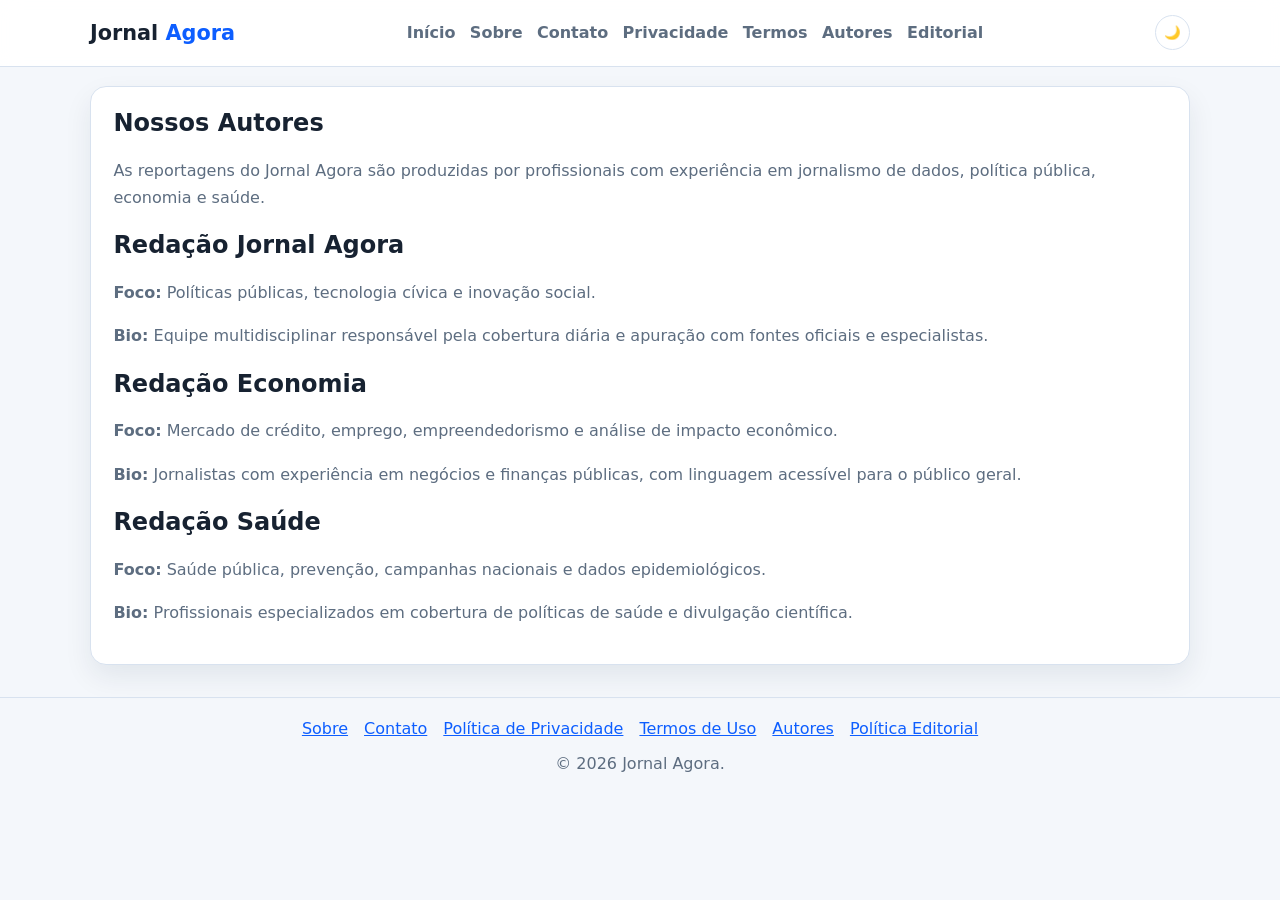
<file: autores.html>
<!DOCTYPE html>
<html lang="pt-BR">
<head>
  <meta charset="UTF-8" />
  <meta name="viewport" content="width=device-width, initial-scale=1.0" />
  <title>Autores | Jornal Agora</title>
  <meta name="description" content="Conheça os autores do Jornal Agora, suas áreas de cobertura e experiência editorial." />
  <meta name="robots" content="index,follow" />
  <link rel="canonical" href="https://www.jornalagora.com.br/autores.html" />
  <link rel="stylesheet" href="styles.css" />
</head>
<body>
  <header class="topbar">
    <div class="container topbar-content">
      <a class="logo" href="index.html">Jornal <span>Agora</span></a>
      <nav class="top-nav">
        <a href="index.html">Início</a>
        <a href="sobre.html">Sobre</a>
        <a href="contato.html">Contato</a>
        <a href="politica-de-privacidade.html">Privacidade</a>
        <a href="termos-de-uso.html">Termos</a>
        <a href="autores.html">Autores</a>
        <a href="politica-editorial.html">Editorial</a>
      </nav>
      <button id="themeToggle" class="theme-toggle" aria-label="Alternar tema">🌙</button>
    </div>
  </header>

  <main class="container page">
    <section class="card content article-body">
      <h1>Nossos Autores</h1>
      <p>As reportagens do Jornal Agora são produzidas por profissionais com experiência em jornalismo de dados, política pública, economia e saúde.</p>

      <h2>Redação Jornal Agora</h2>
      <p><strong>Foco:</strong> Políticas públicas, tecnologia cívica e inovação social.</p>
      <p><strong>Bio:</strong> Equipe multidisciplinar responsável pela cobertura diária e apuração com fontes oficiais e especialistas.</p>

      <h2>Redação Economia</h2>
      <p><strong>Foco:</strong> Mercado de crédito, emprego, empreendedorismo e análise de impacto econômico.</p>
      <p><strong>Bio:</strong> Jornalistas com experiência em negócios e finanças públicas, com linguagem acessível para o público geral.</p>

      <h2>Redação Saúde</h2>
      <p><strong>Foco:</strong> Saúde pública, prevenção, campanhas nacionais e dados epidemiológicos.</p>
      <p><strong>Bio:</strong> Profissionais especializados em cobertura de políticas de saúde e divulgação científica.</p>
    </section>
  </main>

  <footer class="footer">
    <div class="container">
      <div class="footer-links">
        <a href="sobre.html">Sobre</a>
        <a href="contato.html">Contato</a>
        <a href="politica-de-privacidade.html">Política de Privacidade</a>
        <a href="termos-de-uso.html">Termos de Uso</a>
        <a href="autores.html">Autores</a>
        <a href="politica-editorial.html">Política Editorial</a>
      </div>
      <p>© 2026 Jornal Agora.</p>
    </div>
  </footer>
  <script src="script.js"></script>
</body>
</html>
</file>
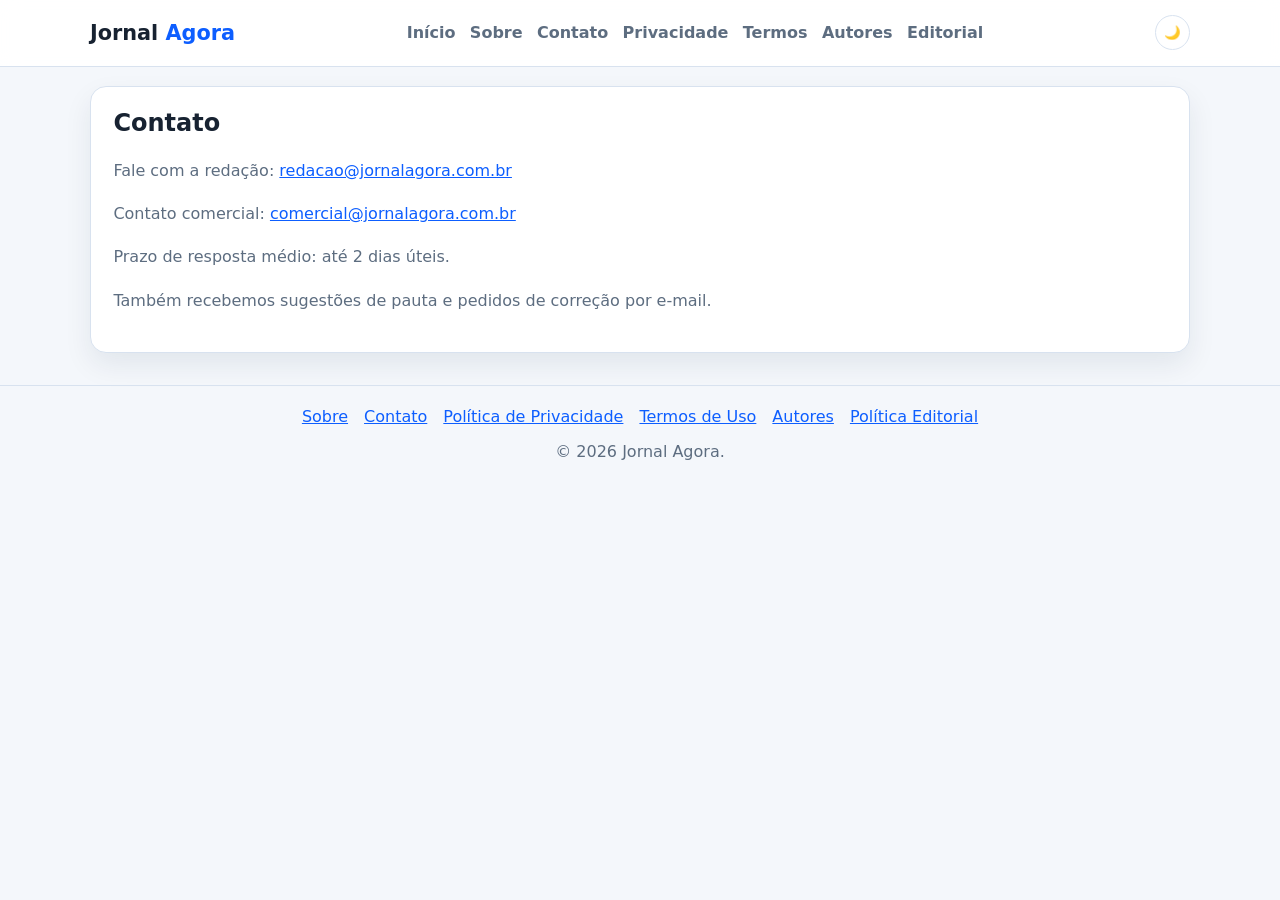
<file: contato.html>
<!DOCTYPE html>
<html lang="pt-BR">
<head>
  <meta charset="UTF-8" />
  <meta name="viewport" content="width=device-width, initial-scale=1.0" />
  <title>Contato | Jornal Agora</title>
  <meta name="description" content="Canal de contato editorial e comercial do Jornal Agora." />
  <meta name="robots" content="index,follow" />
  <link rel="canonical" href="https://www.jornalagora.com.br/contato.html" />
  <link rel="stylesheet" href="styles.css" />
</head>
<body>
  <header class="topbar">
    <div class="container topbar-content">
      <a class="logo" href="index.html">Jornal <span>Agora</span></a>
      <nav class="top-nav">
        <a href="index.html">Início</a><a href="sobre.html">Sobre</a><a href="contato.html">Contato</a><a href="politica-de-privacidade.html">Privacidade</a><a href="termos-de-uso.html">Termos</a>
        <a href="autores.html">Autores</a>
        <a href="politica-editorial.html">Editorial</a>
      </nav>
      <button id="themeToggle" class="theme-toggle" aria-label="Alternar tema">🌙</button>
    </div>
  </header>
  <main class="container page">
    <section class="card content article-body">
      <h1>Contato</h1>
      <p>Fale com a redação: <a href="mailto:redacao@jornalagora.com.br">redacao@jornalagora.com.br</a></p>
      <p>Contato comercial: <a href="mailto:comercial@jornalagora.com.br">comercial@jornalagora.com.br</a></p>
      <p>Prazo de resposta médio: até 2 dias úteis.</p>
      <p>Também recebemos sugestões de pauta e pedidos de correção por e-mail.</p>
    </section>
  </main>
  <footer class="footer"><div class="container"><div class="footer-links"><a href="sobre.html">Sobre</a><a href="contato.html">Contato</a><a href="politica-de-privacidade.html">Política de Privacidade</a><a href="termos-de-uso.html">Termos de Uso</a>
        <a href="autores.html">Autores</a>
        <a href="politica-editorial.html">Política Editorial</a></div><p>© 2026 Jornal Agora.</p></div></footer>
  <script src="script.js"></script>
</body>
</html>
</file>
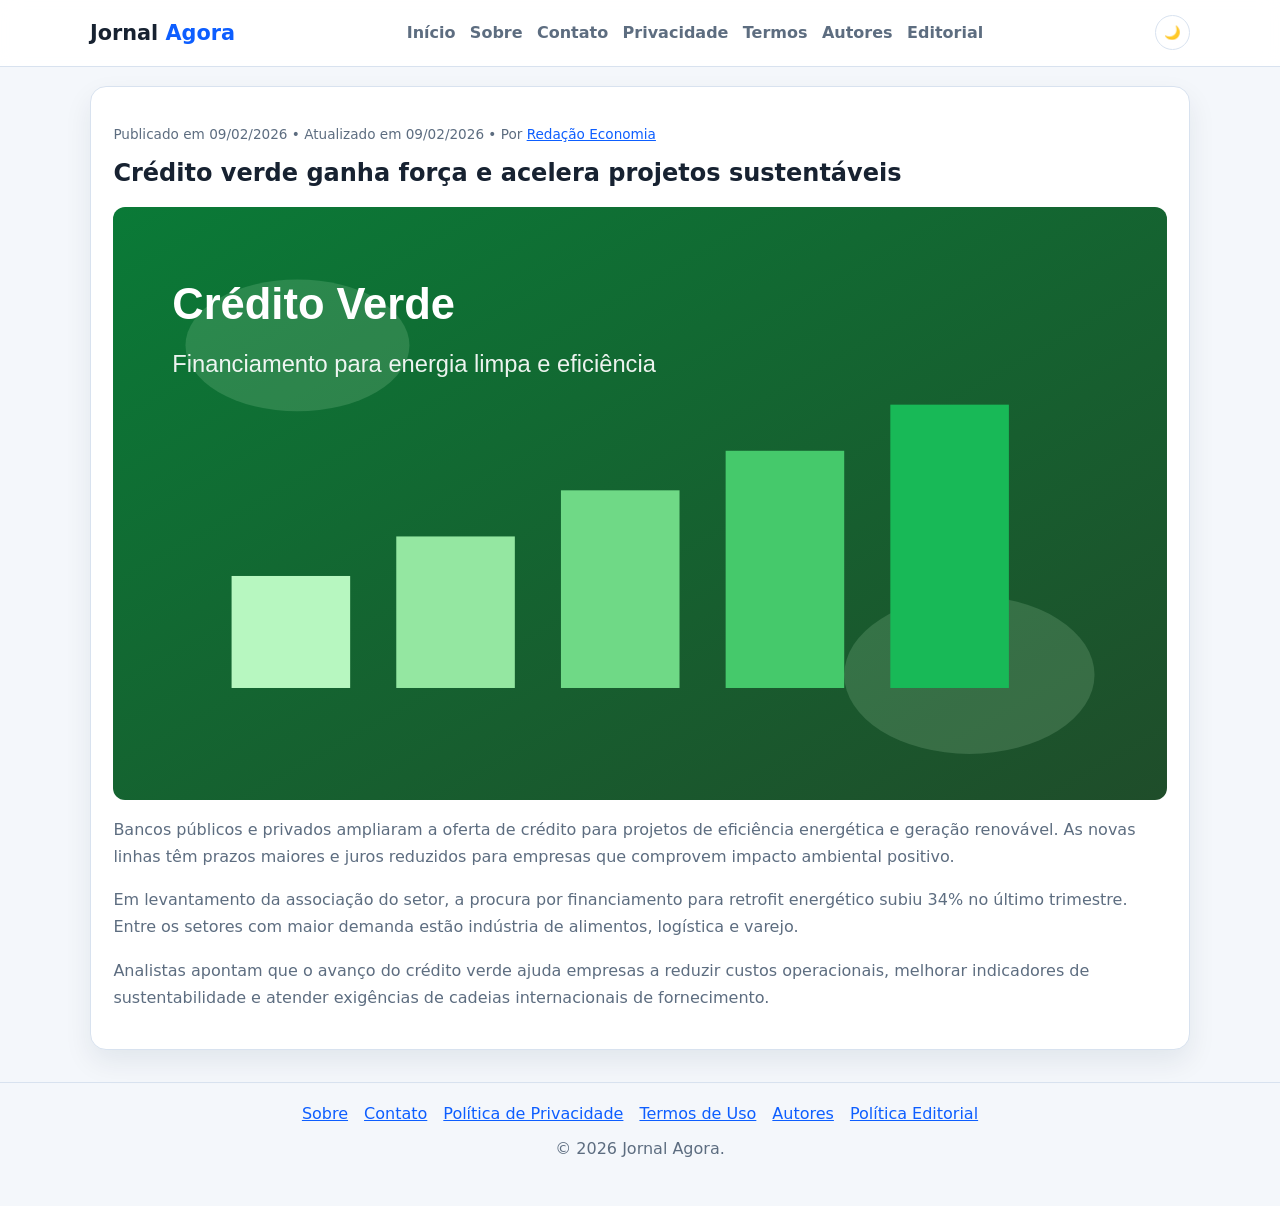
<file: noticia-credito-verde.html>
<!DOCTYPE html>
<html lang="pt-BR">
<head>
  <meta charset="UTF-8" />
  <meta name="viewport" content="width=device-width, initial-scale=1.0" />
  <title>Crédito verde ganha força no setor produtivo | Jornal Agora</title>
  <meta name="description" content="Linhas de crédito verde crescem no Brasil e impulsionam modernização energética de empresas." />
  <meta name="robots" content="index,follow,max-image-preview:large" />
  <meta name="author" content="Redação Economia" />
  <link rel="canonical" href="https://www.jornalagora.com.br/noticia-credito-verde.html" />

  <meta property="og:type" content="article" />
  <meta property="og:title" content="Crédito verde ganha força e acelera projetos sustentáveis" />
  <meta property="og:description" content="Linhas de financiamento com juros reduzidos ampliam investimentos em eficiência energética." />
  <meta property="og:url" content="https://www.jornalagora.com.br/noticia-credito-verde.html" />
  <meta property="og:image" content="https://www.jornalagora.com.br/images/credito-verde.svg" />
  <meta property="article:published_time" content="2026-02-09T09:20:00-03:00" />

  <meta name="twitter:card" content="summary_large_image" />
  <meta name="twitter:title" content="Crédito verde ganha força e acelera projetos sustentáveis" />
  <meta name="twitter:description" content="Linhas de financiamento com juros reduzidos ampliam investimentos em eficiência energética." />
  <meta name="twitter:image" content="https://www.jornalagora.com.br/images/credito-verde.svg" />

  <link rel="stylesheet" href="styles.css" />
  <script type="application/ld+json">
  {
    "@context": "https://schema.org",
    "@type": "NewsArticle",
    "headline": "Crédito verde ganha força e acelera projetos sustentáveis",
    "datePublished": "2026-02-09T09:20:00-03:00",
    "dateModified": "2026-02-09T09:20:00-03:00",
    "author": {"@type": "Person", "name": "Redação Economia"},
    "publisher": {
      "@type": "Organization",
      "name": "Jornal Agora",
      "logo": {"@type": "ImageObject", "url": "https://www.jornalagora.com.br/images/infraestrutura-digital.svg"}
    },
    "image": ["https://www.jornalagora.com.br/images/credito-verde.svg"],
    "mainEntityOfPage": "https://www.jornalagora.com.br/noticia-credito-verde.html",
    "description": "Linhas de crédito verde crescem no Brasil e impulsionam modernização energética de empresas."
  }
  </script>
</head>
<body>
  <header class="topbar">
    <div class="container topbar-content">
      <a class="logo" href="index.html">Jornal <span>Agora</span></a>
      <nav class="top-nav">
        <a href="index.html">Início</a>
        <a href="sobre.html">Sobre</a>
        <a href="contato.html">Contato</a>
        <a href="politica-de-privacidade.html">Privacidade</a>
        <a href="termos-de-uso.html">Termos</a>
        <a href="autores.html">Autores</a>
        <a href="politica-editorial.html">Editorial</a>
      </nav>
      <button id="themeToggle" class="theme-toggle" aria-label="Alternar tema">🌙</button>
    </div>
  </header>

  <main class="container page">
    <article class="card content article-body">
      <p class="article-meta">Publicado em 09/02/2026 • Atualizado em 09/02/2026 • Por <a href="autores.html">Redação Economia</a></p>
      <h1>Crédito verde ganha força e acelera projetos sustentáveis</h1>
      <img class="article-cover" src="images/credito-verde.svg" alt="Ilustração de crédito verde" loading="eager" />
      <p>Bancos públicos e privados ampliaram a oferta de crédito para projetos de eficiência energética e geração renovável. As novas linhas têm prazos maiores e juros reduzidos para empresas que comprovem impacto ambiental positivo.</p>
      <p>Em levantamento da associação do setor, a procura por financiamento para retrofit energético subiu 34% no último trimestre. Entre os setores com maior demanda estão indústria de alimentos, logística e varejo.</p>
      <p>Analistas apontam que o avanço do crédito verde ajuda empresas a reduzir custos operacionais, melhorar indicadores de sustentabilidade e atender exigências de cadeias internacionais de fornecimento.</p>
    </article>
  </main>

  <footer class="footer">
    <div class="container">
      <div class="footer-links">
        <a href="sobre.html">Sobre</a>
        <a href="contato.html">Contato</a>
        <a href="politica-de-privacidade.html">Política de Privacidade</a>
        <a href="termos-de-uso.html">Termos de Uso</a>
        <a href="autores.html">Autores</a>
        <a href="politica-editorial.html">Política Editorial</a>
      </div>
      <p>© 2026 Jornal Agora.</p>
    </div>
  </footer>
  <script src="script.js"></script>
</body>
</html>
</file>
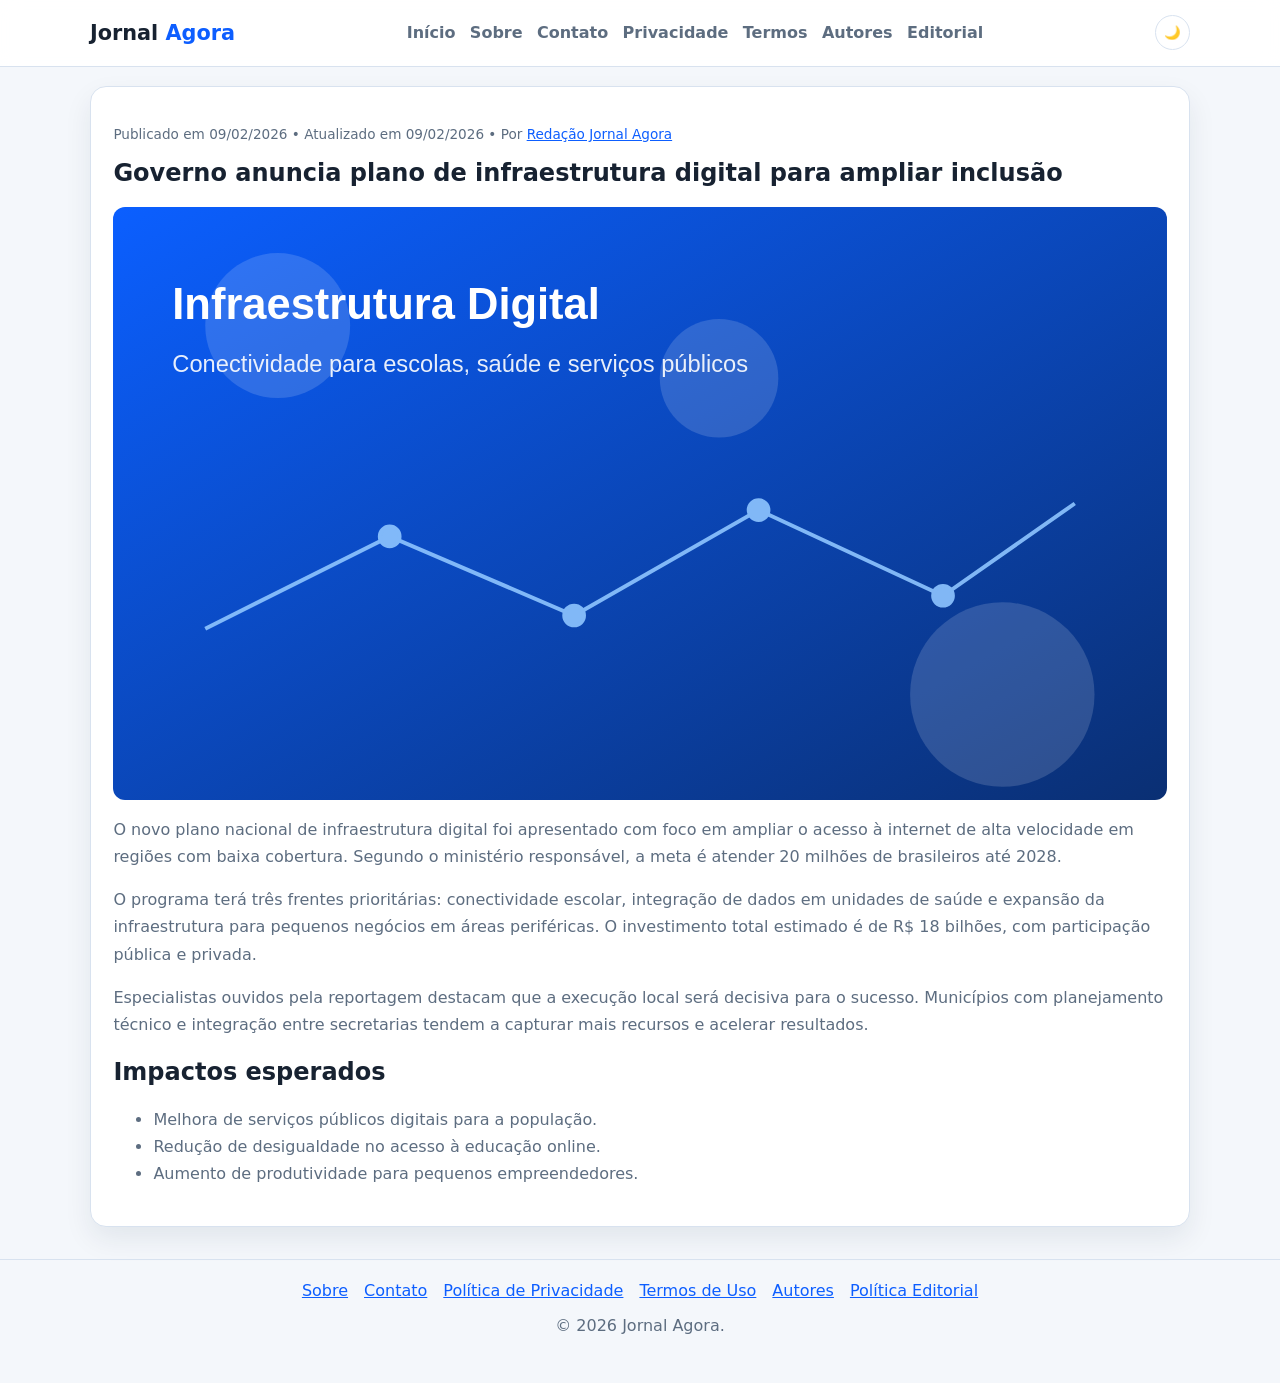
<file: noticia-infraestrutura-digital.html>
<!DOCTYPE html>
<html lang="pt-BR">
<head>
  <meta charset="UTF-8" />
  <meta name="viewport" content="width=device-width, initial-scale=1.0" />
  <title>Governo anuncia plano de infraestrutura digital | Jornal Agora</title>
  <meta name="description" content="Plano federal de infraestrutura digital prevê investimentos em conectividade para escolas, saúde e serviços públicos." />
  <meta name="robots" content="index,follow,max-image-preview:large" />
  <meta name="author" content="Redação Jornal Agora" />
  <link rel="canonical" href="https://www.jornalagora.com.br/noticia-infraestrutura-digital.html" />

  <meta property="og:type" content="article" />
  <meta property="og:title" content="Governo anuncia plano de infraestrutura digital" />
  <meta property="og:description" content="Plano federal amplia conectividade para escolas, saúde e pequenos negócios." />
  <meta property="og:url" content="https://www.jornalagora.com.br/noticia-infraestrutura-digital.html" />
  <meta property="og:image" content="https://www.jornalagora.com.br/images/infraestrutura-digital.svg" />
  <meta property="article:published_time" content="2026-02-09T08:00:00-03:00" />

  <meta name="twitter:card" content="summary_large_image" />
  <meta name="twitter:title" content="Governo anuncia plano de infraestrutura digital" />
  <meta name="twitter:description" content="Plano federal amplia conectividade para escolas, saúde e pequenos negócios." />
  <meta name="twitter:image" content="https://www.jornalagora.com.br/images/infraestrutura-digital.svg" />

  <link rel="stylesheet" href="styles.css" />
  <script type="application/ld+json">
  {
    "@context": "https://schema.org",
    "@type": "NewsArticle",
    "headline": "Governo anuncia plano de infraestrutura digital para ampliar inclusão",
    "datePublished": "2026-02-09T08:00:00-03:00",
    "dateModified": "2026-02-09T08:00:00-03:00",
    "author": {"@type": "Person", "name": "Redação Jornal Agora"},
    "publisher": {
      "@type": "Organization",
      "name": "Jornal Agora",
      "logo": {"@type": "ImageObject", "url": "https://www.jornalagora.com.br/images/infraestrutura-digital.svg"}
    },
    "image": ["https://www.jornalagora.com.br/images/infraestrutura-digital.svg"],
    "mainEntityOfPage": "https://www.jornalagora.com.br/noticia-infraestrutura-digital.html",
    "description": "Plano federal de infraestrutura digital prevê investimentos em conectividade para escolas, saúde e serviços públicos."
  }
  </script>
</head>
<body>
  <header class="topbar">
    <div class="container topbar-content">
      <a class="logo" href="index.html">Jornal <span>Agora</span></a>
      <nav class="top-nav">
        <a href="index.html">Início</a>
        <a href="sobre.html">Sobre</a>
        <a href="contato.html">Contato</a>
        <a href="politica-de-privacidade.html">Privacidade</a>
        <a href="termos-de-uso.html">Termos</a>
        <a href="autores.html">Autores</a>
        <a href="politica-editorial.html">Editorial</a>
      </nav>
      <button id="themeToggle" class="theme-toggle" aria-label="Alternar tema">🌙</button>
    </div>
  </header>

  <main class="container page">
    <article class="card content article-body">
      <p class="article-meta">Publicado em 09/02/2026 • Atualizado em 09/02/2026 • Por <a href="autores.html">Redação Jornal Agora</a></p>
      <h1>Governo anuncia plano de infraestrutura digital para ampliar inclusão</h1>
      <img class="article-cover" src="images/infraestrutura-digital.svg" alt="Ilustração de infraestrutura digital" loading="eager" />
      <p>O novo plano nacional de infraestrutura digital foi apresentado com foco em ampliar o acesso à internet de alta velocidade em regiões com baixa cobertura. Segundo o ministério responsável, a meta é atender 20 milhões de brasileiros até 2028.</p>
      <p>O programa terá três frentes prioritárias: conectividade escolar, integração de dados em unidades de saúde e expansão da infraestrutura para pequenos negócios em áreas periféricas. O investimento total estimado é de R$ 18 bilhões, com participação pública e privada.</p>
      <p>Especialistas ouvidos pela reportagem destacam que a execução local será decisiva para o sucesso. Municípios com planejamento técnico e integração entre secretarias tendem a capturar mais recursos e acelerar resultados.</p>
      <h2>Impactos esperados</h2>
      <ul>
        <li>Melhora de serviços públicos digitais para a população.</li>
        <li>Redução de desigualdade no acesso à educação online.</li>
        <li>Aumento de produtividade para pequenos empreendedores.</li>
      </ul>
    </article>
  </main>

  <footer class="footer">
    <div class="container">
      <div class="footer-links">
        <a href="sobre.html">Sobre</a>
        <a href="contato.html">Contato</a>
        <a href="politica-de-privacidade.html">Política de Privacidade</a>
        <a href="termos-de-uso.html">Termos de Uso</a>
        <a href="autores.html">Autores</a>
        <a href="politica-editorial.html">Política Editorial</a>
      </div>
      <p>© 2026 Jornal Agora.</p>
    </div>
  </footer>
  <script src="script.js"></script>
</body>
</html>
</file>
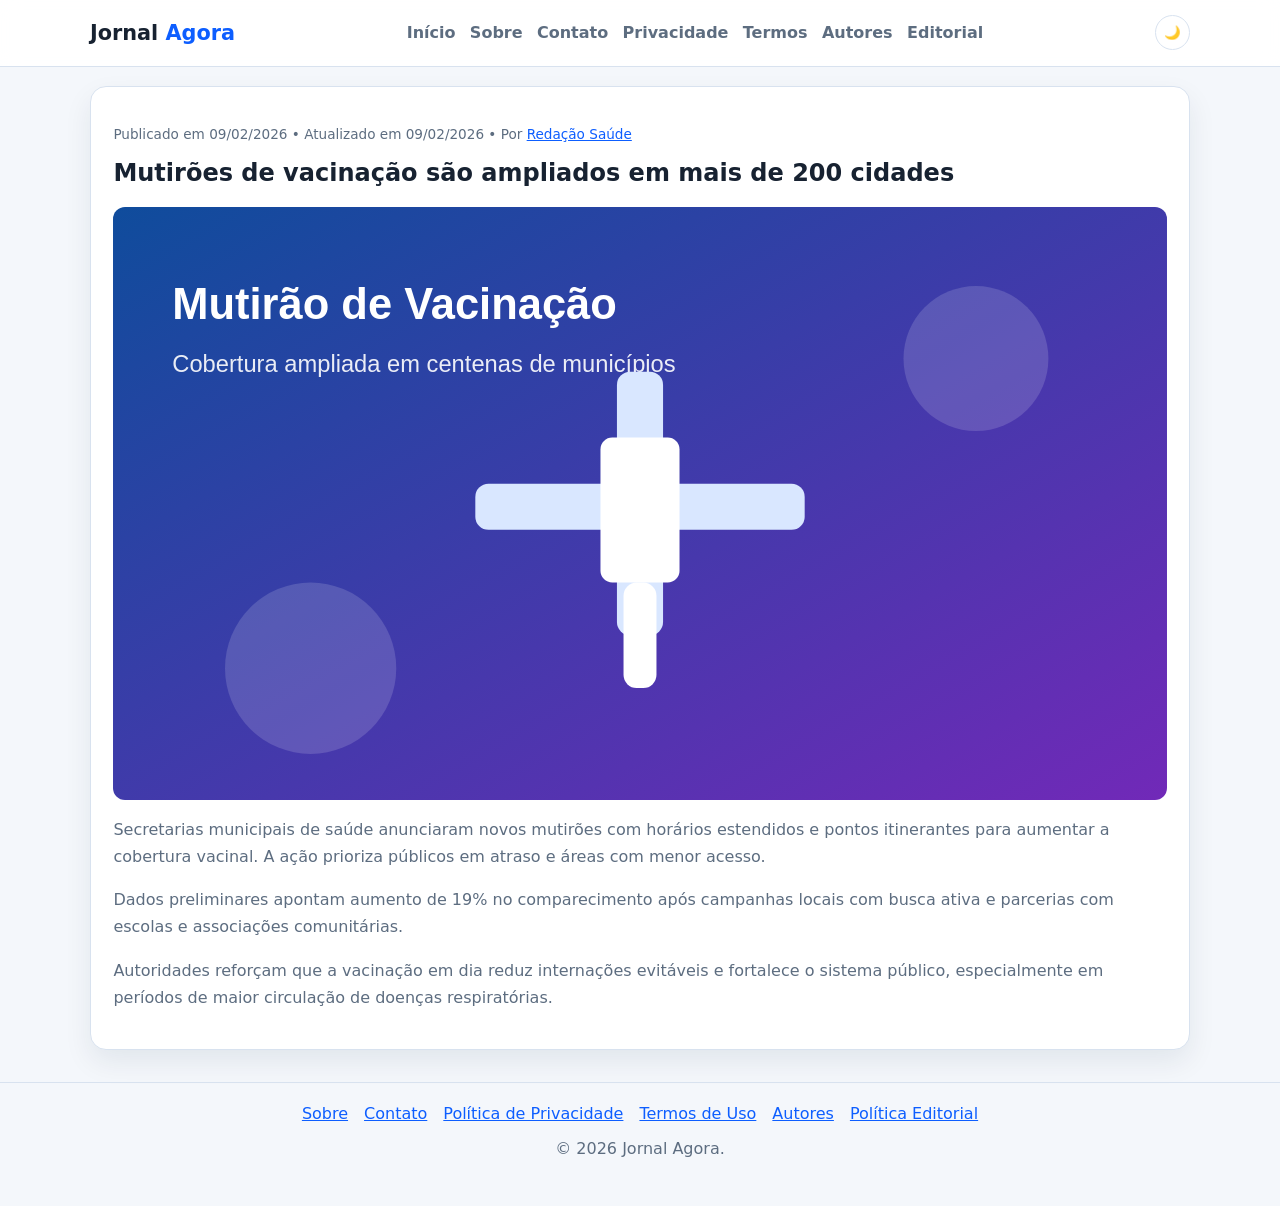
<file: noticia-vacinacao.html>
<!DOCTYPE html>
<html lang="pt-BR">
<head>
  <meta charset="UTF-8" />
  <meta name="viewport" content="width=device-width, initial-scale=1.0" />
  <title>Municípios ampliam mutirões de vacinação | Jornal Agora</title>
  <meta name="description" content="Municípios reforçam mutirões e horários estendidos para elevar cobertura vacinal." />
  <meta name="robots" content="index,follow,max-image-preview:large" />
  <meta name="author" content="Redação Saúde" />
  <link rel="canonical" href="https://www.jornalagora.com.br/noticia-vacinacao.html" />

  <meta property="og:type" content="article" />
  <meta property="og:title" content="Mutirões de vacinação são ampliados em mais de 200 cidades" />
  <meta property="og:description" content="Secretarias de saúde reforçam vacinação com horários estendidos e pontos itinerantes." />
  <meta property="og:url" content="https://www.jornalagora.com.br/noticia-vacinacao.html" />
  <meta property="og:image" content="https://www.jornalagora.com.br/images/vacinacao.svg" />
  <meta property="article:published_time" content="2026-02-09T10:15:00-03:00" />

  <meta name="twitter:card" content="summary_large_image" />
  <meta name="twitter:title" content="Mutirões de vacinação são ampliados em mais de 200 cidades" />
  <meta name="twitter:description" content="Secretarias de saúde reforçam vacinação com horários estendidos e pontos itinerantes." />
  <meta name="twitter:image" content="https://www.jornalagora.com.br/images/vacinacao.svg" />

  <link rel="stylesheet" href="styles.css" />
  <script type="application/ld+json">
  {
    "@context": "https://schema.org",
    "@type": "NewsArticle",
    "headline": "Mutirões de vacinação são ampliados em mais de 200 cidades",
    "datePublished": "2026-02-09T10:15:00-03:00",
    "dateModified": "2026-02-09T10:15:00-03:00",
    "author": {"@type": "Person", "name": "Redação Saúde"},
    "publisher": {
      "@type": "Organization",
      "name": "Jornal Agora",
      "logo": {"@type": "ImageObject", "url": "https://www.jornalagora.com.br/images/infraestrutura-digital.svg"}
    },
    "image": ["https://www.jornalagora.com.br/images/vacinacao.svg"],
    "mainEntityOfPage": "https://www.jornalagora.com.br/noticia-vacinacao.html",
    "description": "Municípios reforçam mutirões e horários estendidos para elevar cobertura vacinal."
  }
  </script>
</head>
<body>
  <header class="topbar">
    <div class="container topbar-content">
      <a class="logo" href="index.html">Jornal <span>Agora</span></a>
      <nav class="top-nav">
        <a href="index.html">Início</a>
        <a href="sobre.html">Sobre</a>
        <a href="contato.html">Contato</a>
        <a href="politica-de-privacidade.html">Privacidade</a>
        <a href="termos-de-uso.html">Termos</a>
        <a href="autores.html">Autores</a>
        <a href="politica-editorial.html">Editorial</a>
      </nav>
      <button id="themeToggle" class="theme-toggle" aria-label="Alternar tema">🌙</button>
    </div>
  </header>

  <main class="container page">
    <article class="card content article-body">
      <p class="article-meta">Publicado em 09/02/2026 • Atualizado em 09/02/2026 • Por <a href="autores.html">Redação Saúde</a></p>
      <h1>Mutirões de vacinação são ampliados em mais de 200 cidades</h1>
      <img class="article-cover" src="images/vacinacao.svg" alt="Ilustração de mutirão de vacinação" loading="eager" />
      <p>Secretarias municipais de saúde anunciaram novos mutirões com horários estendidos e pontos itinerantes para aumentar a cobertura vacinal. A ação prioriza públicos em atraso e áreas com menor acesso.</p>
      <p>Dados preliminares apontam aumento de 19% no comparecimento após campanhas locais com busca ativa e parcerias com escolas e associações comunitárias.</p>
      <p>Autoridades reforçam que a vacinação em dia reduz internações evitáveis e fortalece o sistema público, especialmente em períodos de maior circulação de doenças respiratórias.</p>
    </article>
  </main>

  <footer class="footer">
    <div class="container">
      <div class="footer-links">
        <a href="sobre.html">Sobre</a>
        <a href="contato.html">Contato</a>
        <a href="politica-de-privacidade.html">Política de Privacidade</a>
        <a href="termos-de-uso.html">Termos de Uso</a>
        <a href="autores.html">Autores</a>
        <a href="politica-editorial.html">Política Editorial</a>
      </div>
      <p>© 2026 Jornal Agora.</p>
    </div>
  </footer>
  <script src="script.js"></script>
</body>
</html>
</file>
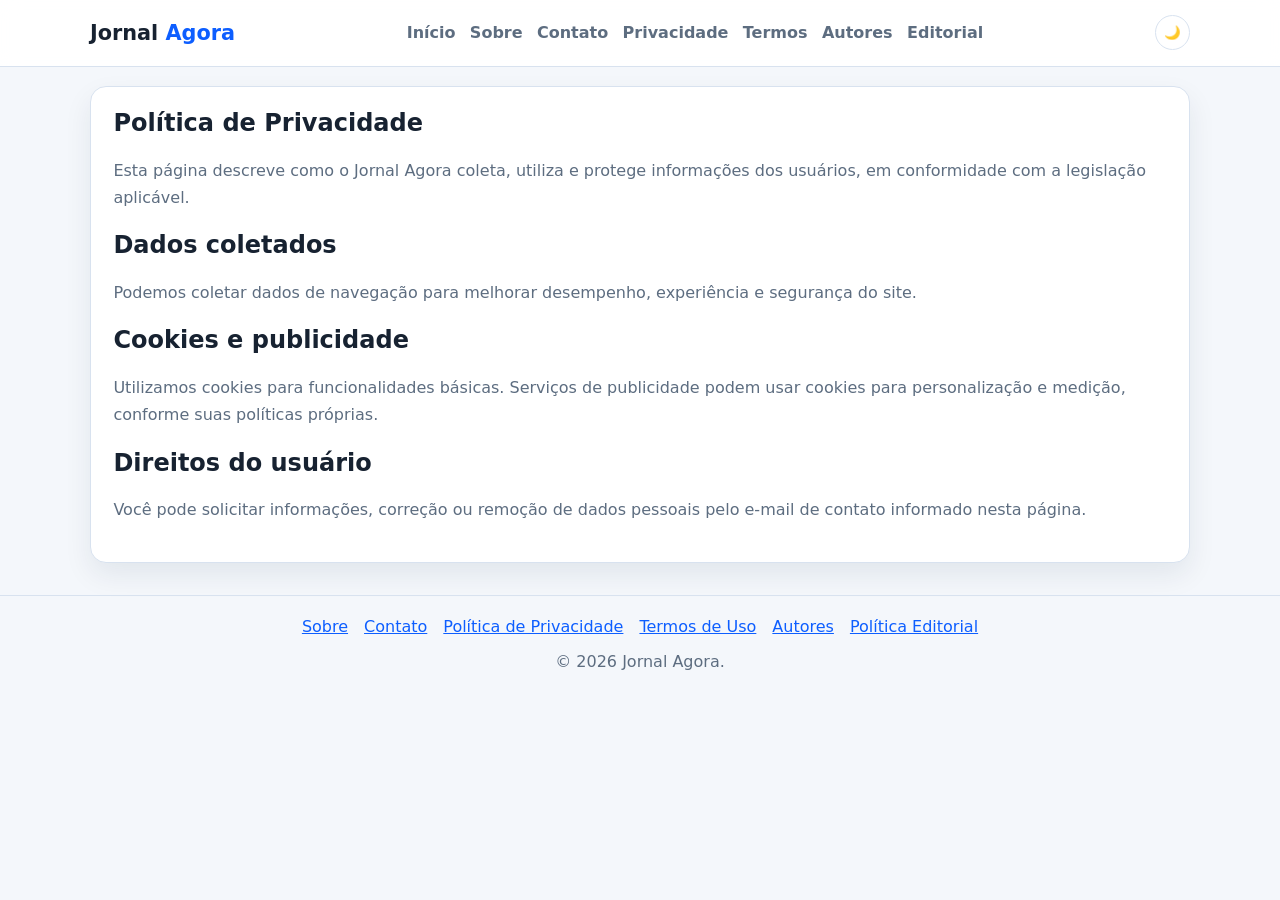
<file: politica-de-privacidade.html>
<!DOCTYPE html>
<html lang="pt-BR">
<head>
  <meta charset="UTF-8" />
  <meta name="viewport" content="width=device-width, initial-scale=1.0" />
  <title>Política de Privacidade | Jornal Agora</title>
  <meta name="description" content="Política de privacidade e tratamento de dados do Jornal Agora." />
  <meta name="robots" content="index,follow" />
  <link rel="canonical" href="https://www.jornalagora.com.br/politica-de-privacidade.html" />
  <link rel="stylesheet" href="styles.css" />
</head>
<body>
  <header class="topbar"><div class="container topbar-content"><a class="logo" href="index.html">Jornal <span>Agora</span></a><nav class="top-nav"><a href="index.html">Início</a><a href="sobre.html">Sobre</a><a href="contato.html">Contato</a><a href="politica-de-privacidade.html">Privacidade</a><a href="termos-de-uso.html">Termos</a>
        <a href="autores.html">Autores</a>
        <a href="politica-editorial.html">Editorial</a></nav><button id="themeToggle" class="theme-toggle" aria-label="Alternar tema">🌙</button></div></header>
  <main class="container page">
    <section class="card content article-body">
      <h1>Política de Privacidade</h1>
      <p>Esta página descreve como o Jornal Agora coleta, utiliza e protege informações dos usuários, em conformidade com a legislação aplicável.</p>
      <h2>Dados coletados</h2>
      <p>Podemos coletar dados de navegação para melhorar desempenho, experiência e segurança do site.</p>
      <h2>Cookies e publicidade</h2>
      <p>Utilizamos cookies para funcionalidades básicas. Serviços de publicidade podem usar cookies para personalização e medição, conforme suas políticas próprias.</p>
      <h2>Direitos do usuário</h2>
      <p>Você pode solicitar informações, correção ou remoção de dados pessoais pelo e-mail de contato informado nesta página.</p>
    </section>
  </main>
  <footer class="footer"><div class="container"><div class="footer-links"><a href="sobre.html">Sobre</a><a href="contato.html">Contato</a><a href="politica-de-privacidade.html">Política de Privacidade</a><a href="termos-de-uso.html">Termos de Uso</a>
        <a href="autores.html">Autores</a>
        <a href="politica-editorial.html">Política Editorial</a></div><p>© 2026 Jornal Agora.</p></div></footer>
  <script src="script.js"></script>
</body>
</html>
</file>
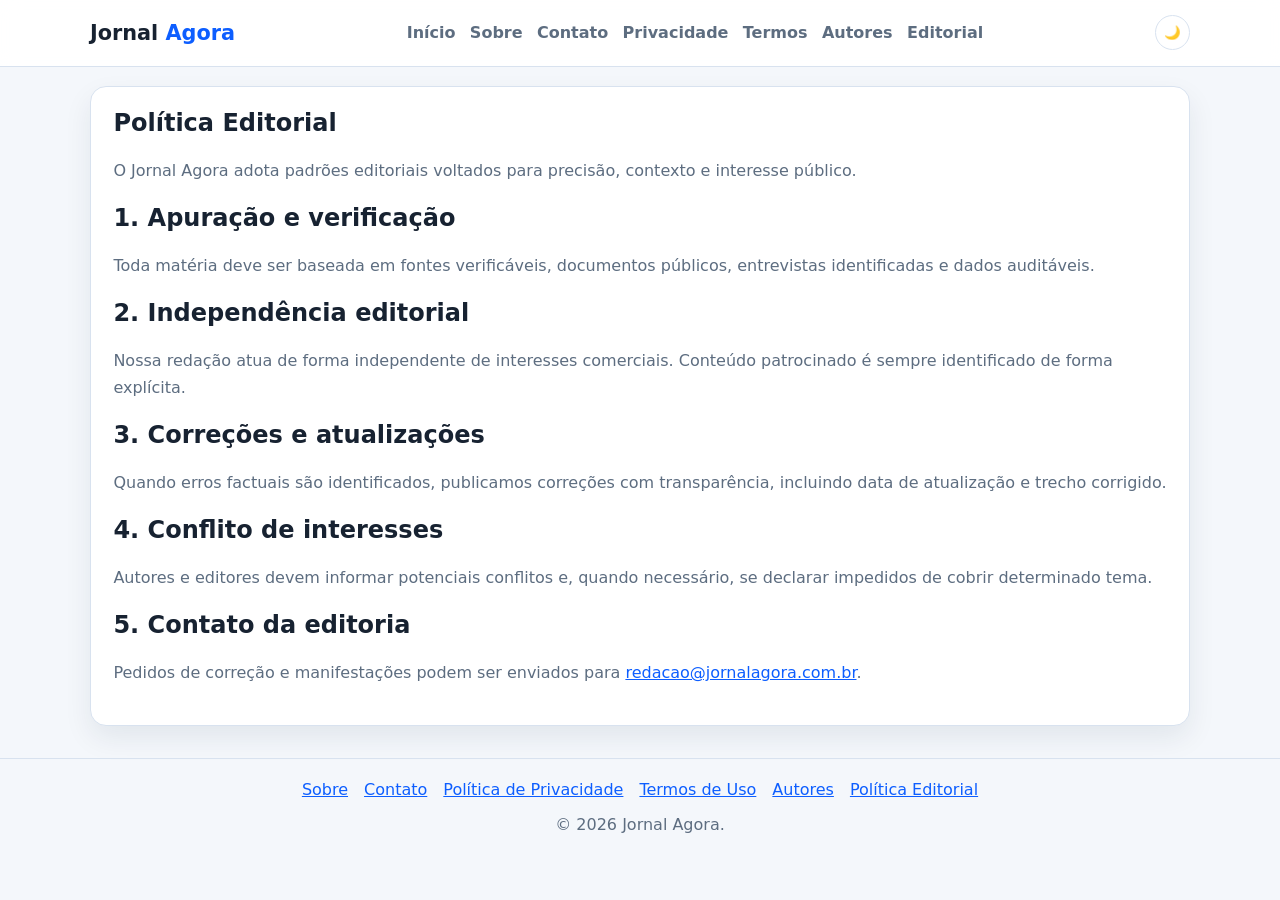
<file: politica-editorial.html>
<!DOCTYPE html>
<html lang="pt-BR">
<head>
  <meta charset="UTF-8" />
  <meta name="viewport" content="width=device-width, initial-scale=1.0" />
  <title>Política Editorial | Jornal Agora</title>
  <meta name="description" content="Princípios editoriais, metodologia de apuração, correções e diretrizes de independência do Jornal Agora." />
  <meta name="robots" content="index,follow" />
  <link rel="canonical" href="https://www.jornalagora.com.br/politica-editorial.html" />
  <link rel="stylesheet" href="styles.css" />
</head>
<body>
  <header class="topbar">
    <div class="container topbar-content">
      <a class="logo" href="index.html">Jornal <span>Agora</span></a>
      <nav class="top-nav">
        <a href="index.html">Início</a>
        <a href="sobre.html">Sobre</a>
        <a href="contato.html">Contato</a>
        <a href="politica-de-privacidade.html">Privacidade</a>
        <a href="termos-de-uso.html">Termos</a>
        <a href="autores.html">Autores</a>
        <a href="politica-editorial.html">Editorial</a>
      </nav>
      <button id="themeToggle" class="theme-toggle" aria-label="Alternar tema">🌙</button>
    </div>
  </header>

  <main class="container page">
    <section class="card content article-body">
      <h1>Política Editorial</h1>
      <p>O Jornal Agora adota padrões editoriais voltados para precisão, contexto e interesse público.</p>

      <h2>1. Apuração e verificação</h2>
      <p>Toda matéria deve ser baseada em fontes verificáveis, documentos públicos, entrevistas identificadas e dados auditáveis.</p>

      <h2>2. Independência editorial</h2>
      <p>Nossa redação atua de forma independente de interesses comerciais. Conteúdo patrocinado é sempre identificado de forma explícita.</p>

      <h2>3. Correções e atualizações</h2>
      <p>Quando erros factuais são identificados, publicamos correções com transparência, incluindo data de atualização e trecho corrigido.</p>

      <h2>4. Conflito de interesses</h2>
      <p>Autores e editores devem informar potenciais conflitos e, quando necessário, se declarar impedidos de cobrir determinado tema.</p>

      <h2>5. Contato da editoria</h2>
      <p>Pedidos de correção e manifestações podem ser enviados para <a href="mailto:redacao@jornalagora.com.br">redacao@jornalagora.com.br</a>.</p>
    </section>
  </main>

  <footer class="footer">
    <div class="container">
      <div class="footer-links">
        <a href="sobre.html">Sobre</a>
        <a href="contato.html">Contato</a>
        <a href="politica-de-privacidade.html">Política de Privacidade</a>
        <a href="termos-de-uso.html">Termos de Uso</a>
        <a href="autores.html">Autores</a>
        <a href="politica-editorial.html">Política Editorial</a>
      </div>
      <p>© 2026 Jornal Agora.</p>
    </div>
  </footer>
  <script src="script.js"></script>
</body>
</html>
</file>
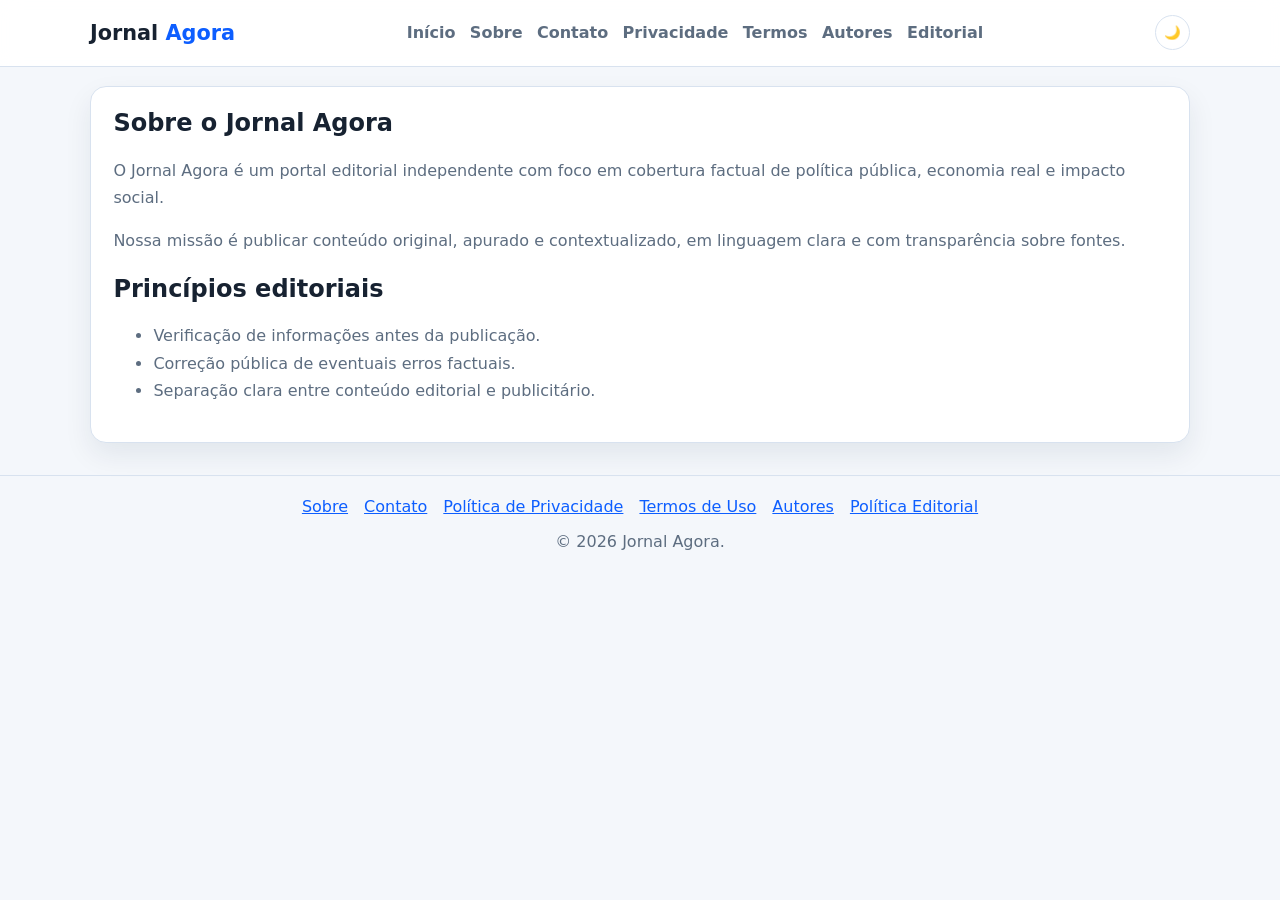
<file: sobre.html>
<!DOCTYPE html>
<html lang="pt-BR">
<head>
  <meta charset="UTF-8" />
  <meta name="viewport" content="width=device-width, initial-scale=1.0" />
  <title>Sobre o Jornal Agora</title>
  <meta name="description" content="Conheça a missão editorial, princípios de apuração e compromisso com conteúdo original do Jornal Agora." />
  <meta name="robots" content="index,follow" />
  <link rel="canonical" href="https://www.jornalagora.com.br/sobre.html" />
  <link rel="stylesheet" href="styles.css" />
</head>
<body>
  <header class="topbar">
    <div class="container topbar-content">
      <a class="logo" href="index.html">Jornal <span>Agora</span></a>
      <nav class="top-nav">
        <a href="index.html">Início</a><a href="sobre.html">Sobre</a><a href="contato.html">Contato</a><a href="politica-de-privacidade.html">Privacidade</a><a href="termos-de-uso.html">Termos</a>
        <a href="autores.html">Autores</a>
        <a href="politica-editorial.html">Editorial</a>
      </nav>
      <button id="themeToggle" class="theme-toggle" aria-label="Alternar tema">🌙</button>
    </div>
  </header>
  <main class="container page">
    <section class="card content article-body">
      <h1>Sobre o Jornal Agora</h1>
      <p>O Jornal Agora é um portal editorial independente com foco em cobertura factual de política pública, economia real e impacto social.</p>
      <p>Nossa missão é publicar conteúdo original, apurado e contextualizado, em linguagem clara e com transparência sobre fontes.</p>
      <h2>Princípios editoriais</h2>
      <ul>
        <li>Verificação de informações antes da publicação.</li>
        <li>Correção pública de eventuais erros factuais.</li>
        <li>Separação clara entre conteúdo editorial e publicitário.</li>
      </ul>
    </section>
  </main>
  <footer class="footer">
    <div class="container"><div class="footer-links"><a href="sobre.html">Sobre</a><a href="contato.html">Contato</a><a href="politica-de-privacidade.html">Política de Privacidade</a><a href="termos-de-uso.html">Termos de Uso</a>
        <a href="autores.html">Autores</a>
        <a href="politica-editorial.html">Política Editorial</a></div><p>© 2026 Jornal Agora.</p></div>
  </footer>
  <script src="script.js"></script>
</body>
</html>
</file>
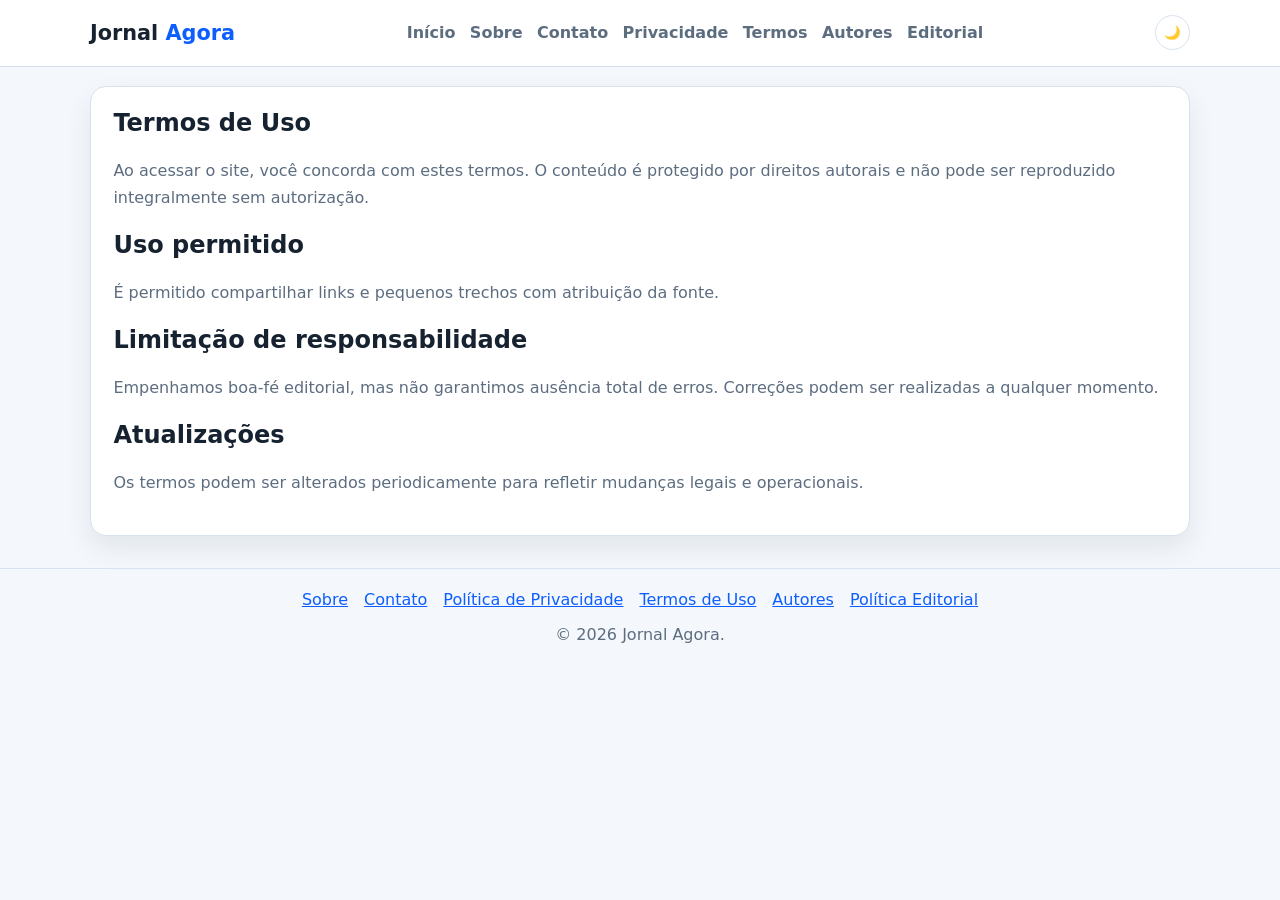
<file: termos-de-uso.html>
<!DOCTYPE html>
<html lang="pt-BR">
<head>
  <meta charset="UTF-8" />
  <meta name="viewport" content="width=device-width, initial-scale=1.0" />
  <title>Termos de Uso | Jornal Agora</title>
  <meta name="description" content="Termos de uso do conteúdo e dos serviços oferecidos pelo Jornal Agora." />
  <meta name="robots" content="index,follow" />
  <link rel="canonical" href="https://www.jornalagora.com.br/termos-de-uso.html" />
  <link rel="stylesheet" href="styles.css" />
</head>
<body>
  <header class="topbar"><div class="container topbar-content"><a class="logo" href="index.html">Jornal <span>Agora</span></a><nav class="top-nav"><a href="index.html">Início</a><a href="sobre.html">Sobre</a><a href="contato.html">Contato</a><a href="politica-de-privacidade.html">Privacidade</a><a href="termos-de-uso.html">Termos</a>
        <a href="autores.html">Autores</a>
        <a href="politica-editorial.html">Editorial</a></nav><button id="themeToggle" class="theme-toggle" aria-label="Alternar tema">🌙</button></div></header>
  <main class="container page">
    <section class="card content article-body">
      <h1>Termos de Uso</h1>
      <p>Ao acessar o site, você concorda com estes termos. O conteúdo é protegido por direitos autorais e não pode ser reproduzido integralmente sem autorização.</p>
      <h2>Uso permitido</h2>
      <p>É permitido compartilhar links e pequenos trechos com atribuição da fonte.</p>
      <h2>Limitação de responsabilidade</h2>
      <p>Empenhamos boa-fé editorial, mas não garantimos ausência total de erros. Correções podem ser realizadas a qualquer momento.</p>
      <h2>Atualizações</h2>
      <p>Os termos podem ser alterados periodicamente para refletir mudanças legais e operacionais.</p>
    </section>
  </main>
  <footer class="footer"><div class="container"><div class="footer-links"><a href="sobre.html">Sobre</a><a href="contato.html">Contato</a><a href="politica-de-privacidade.html">Política de Privacidade</a><a href="termos-de-uso.html">Termos de Uso</a>
        <a href="autores.html">Autores</a>
        <a href="politica-editorial.html">Política Editorial</a></div><p>© 2026 Jornal Agora.</p></div></footer>
  <script src="script.js"></script>
</body>
</html>
</file>
<file: styles.css>
:root {
  --bg: #f4f7fb;
  --surface: #ffffff;
  --surface-alt: #eef3fa;
  --text: #172231;
  --muted: #5d6d80;
  --primary: #0d5eff;
  --border: #d8e2ef;
  --success: #0a7a37;
  --shadow: 0 12px 28px rgba(15, 35, 61, 0.08);
}

body.dark {
  --bg: #0d1622;
  --surface: #152334;
  --surface-alt: #1b2d43;
  --text: #e8f0fb;
  --muted: #b2c3d9;
  --primary: #76a6ff;
  --border: #2d415b;
  --success: #50d68a;
  --shadow: 0 12px 28px rgba(0, 0, 0, 0.35);
}

* {
  box-sizing: border-box;
}

html,
body {
  margin: 0;
  font-family: Inter, system-ui, -apple-system, Segoe UI, Roboto, sans-serif;
  background: var(--bg);
  color: var(--text);
}

a {
  color: var(--primary);
}

img {
  max-width: 100%;
  display: block;
}

.container {
  width: min(1100px, 92vw);
  margin: 0 auto;
}

.topbar {
  position: sticky;
  top: 0;
  z-index: 10;
  backdrop-filter: blur(10px);
  background: color-mix(in srgb, var(--surface) 92%, transparent);
  border-bottom: 1px solid var(--border);
}

.topbar-content {
  display: flex;
  align-items: center;
  justify-content: space-between;
  gap: 1rem;
  padding: 0.95rem 0;
}

.logo {
  font-size: 1.3rem;
  font-weight: 800;
  text-decoration: none;
  color: var(--text);
}

.logo span {
  color: var(--primary);
}

.top-nav {
  display: flex;
  flex-wrap: wrap;
  gap: 0.9rem;
}

.top-nav a {
  text-decoration: none;
  font-weight: 600;
  color: var(--muted);
}

.theme-toggle {
  border: 1px solid var(--border);
  border-radius: 999px;
  width: 2.2rem;
  height: 2.2rem;
  cursor: pointer;
  background: var(--surface);
  color: var(--text);
}

.main-layout {
  display: grid;
  grid-template-columns: 2fr 1fr;
  gap: 1rem;
  margin: 1.2rem auto 2rem;
}

.card {
  background: var(--surface);
  border: 1px solid var(--border);
  border-radius: 16px;
  box-shadow: var(--shadow);
}

.hero {
  padding: 1.2rem;
}

.hero-image {
  width: 100%;
  border-radius: 12px;
  margin-bottom: 1rem;
  aspect-ratio: 16 / 9;
  object-fit: cover;
}

.hero .tag {
  color: var(--primary);
  font-weight: 800;
  margin: 0;
}

.hero h1 {
  margin: 0.6rem 0;
  font-size: clamp(1.6rem, 2.8vw, 2.3rem);
}

.hero p {
  color: var(--muted);
  line-height: 1.55;
}

.button {
  display: inline-block;
  background: var(--primary);
  color: #fff;
  text-decoration: none;
  font-weight: 700;
  border-radius: 10px;
  padding: 0.7rem 1rem;
  border: 0;
  cursor: pointer;
}

.sidebar {
  padding: 1.2rem;
}

.sidebar h2,
.section h2 {
  margin-top: 0;
}

.latest-list {
  list-style: none;
  padding: 0;
  margin: 0;
}

.latest-list li {
  padding: 0.75rem 0;
  border-top: 1px solid var(--border);
  color: var(--muted);
}

.latest-list li:first-child {
  border-top: 0;
  padding-top: 0;
}

.latest-list time {
  font-weight: 700;
  color: var(--text);
  margin-right: 0.4rem;
}

.badge-ok {
  display: inline-block;
  background: color-mix(in srgb, var(--success) 16%, transparent);
  color: var(--success);
  border: 1px solid color-mix(in srgb, var(--success) 45%, transparent);
  font-size: 0.8rem;
  font-weight: 700;
  padding: 0.25rem 0.55rem;
  border-radius: 999px;
}

.section {
  grid-column: 1 / -1;
  padding: 1.2rem;
}

.grid {
  display: grid;
  gap: 1rem;
  grid-template-columns: repeat(auto-fit, minmax(240px, 1fr));
}

.article-card {
  padding: 1rem;
  background: var(--surface-alt);
  border: 1px solid var(--border);
  border-radius: 12px;
}

.article-card img {
  border-radius: 10px;
  margin-bottom: 0.7rem;
  width: 100%;
  aspect-ratio: 16/9;
  object-fit: cover;
}

.article-card h3 {
  margin-top: 0;
}

.article-card p {
  color: var(--muted);
}

.article-meta {
  font-size: 0.85rem;
  color: var(--muted);
}

.page {
  margin: 1.2rem auto 2rem;
}

.page .content {
  padding: 1.4rem;
}

.page h1 {
  margin-top: 0;
}

.article-cover {
  border-radius: 12px;
  margin: 0.8rem 0 1rem;
  width: 100%;
  aspect-ratio: 16 / 9;
  object-fit: cover;
}

.article-body p,
.article-body li {
  color: var(--muted);
  line-height: 1.7;
}

.footer {
  border-top: 1px solid var(--border);
  padding: 1.3rem 0 2rem;
  color: var(--muted);
  text-align: center;
}

.footer-links {
  display: flex;
  justify-content: center;
  gap: 1rem;
  flex-wrap: wrap;
  margin-bottom: 0.5rem;
}

.publish-section {
  display: grid;
  gap: 0.7rem;
}

.publish-form {
  display: grid;
  gap: 0.6rem;
}

.publish-form input,
.publish-form textarea {
  width: 100%;
  border: 1px solid var(--border);
  border-radius: 10px;
  padding: 0.65rem 0.75rem;
  font: inherit;
  background: var(--surface);
  color: var(--text);
}

.status {
  min-height: 1.3rem;
  margin: 0;
  color: var(--success);
  font-weight: 600;
}

.status.error {
  color: #c03838;
}

@media (max-width: 860px) {
  .main-layout {
    grid-template-columns: 1fr;
  }

  .top-nav {
    display: none;
  }
}
</file>
